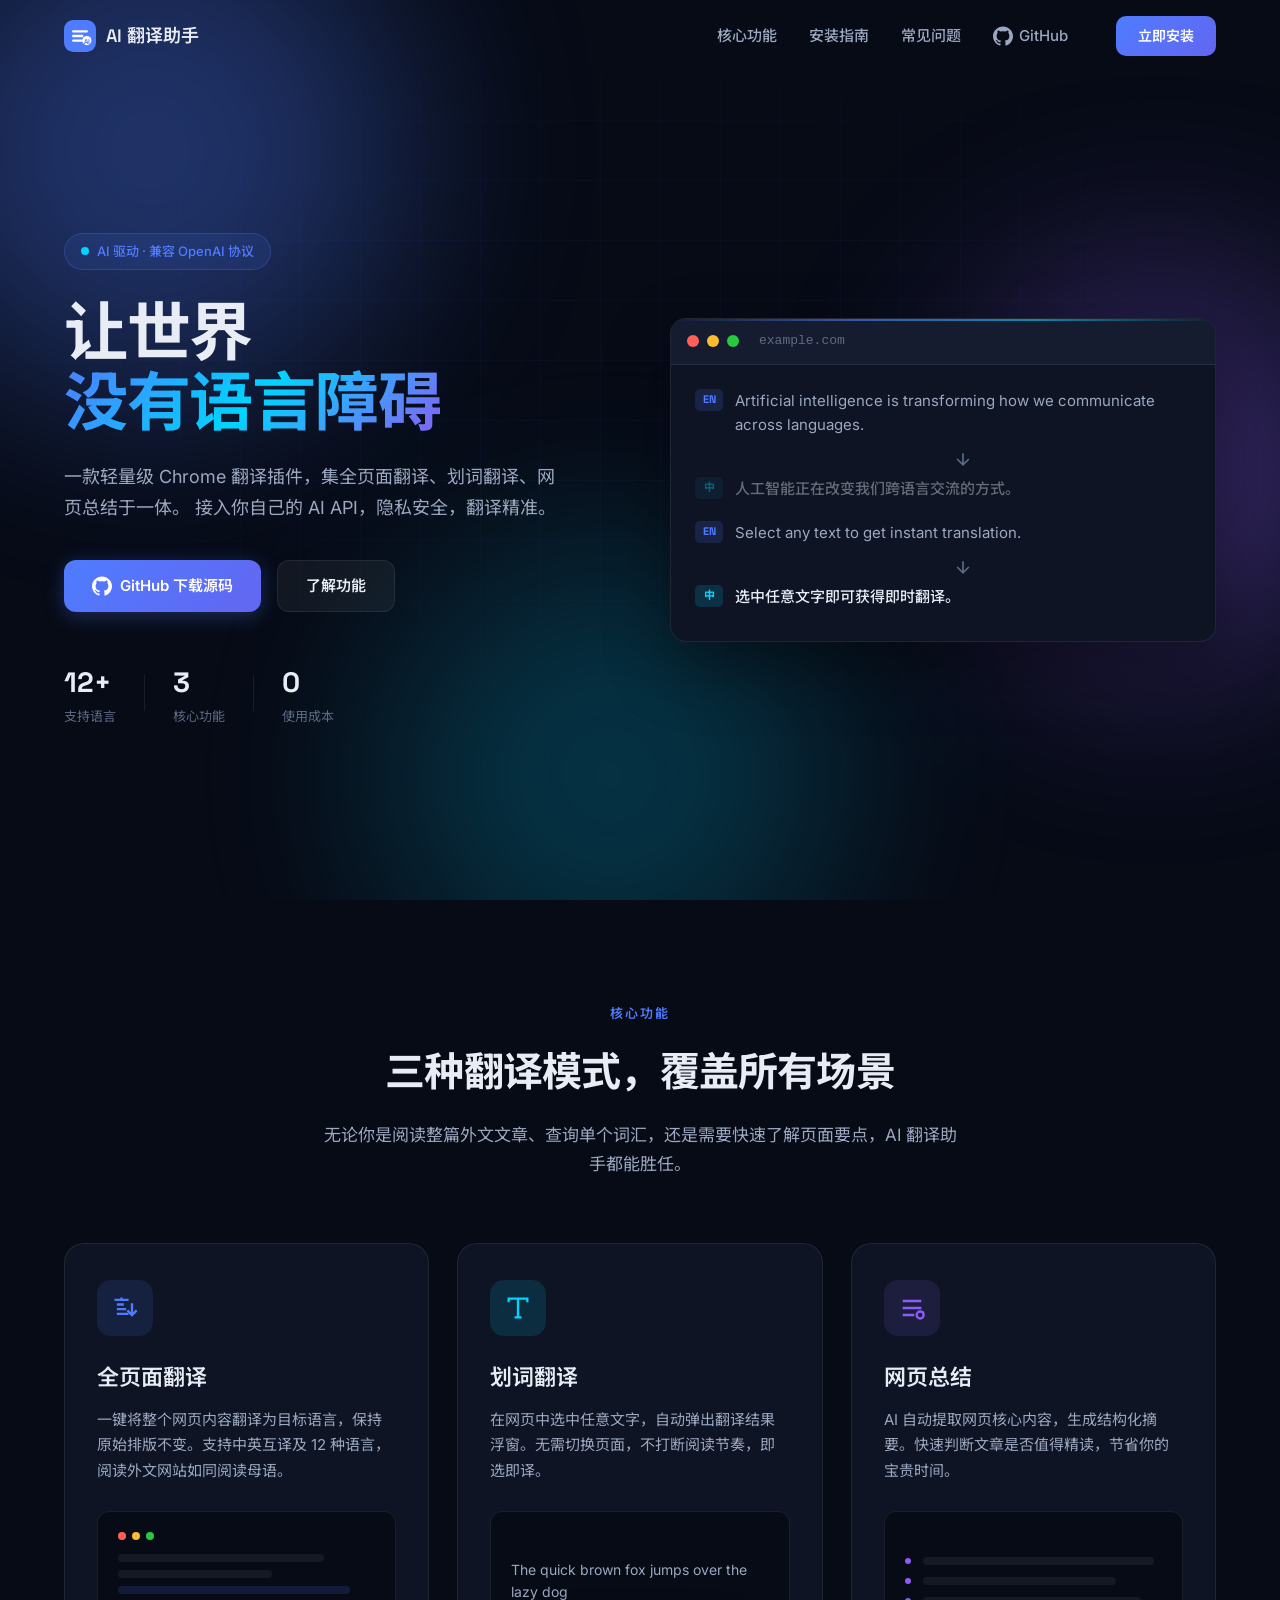
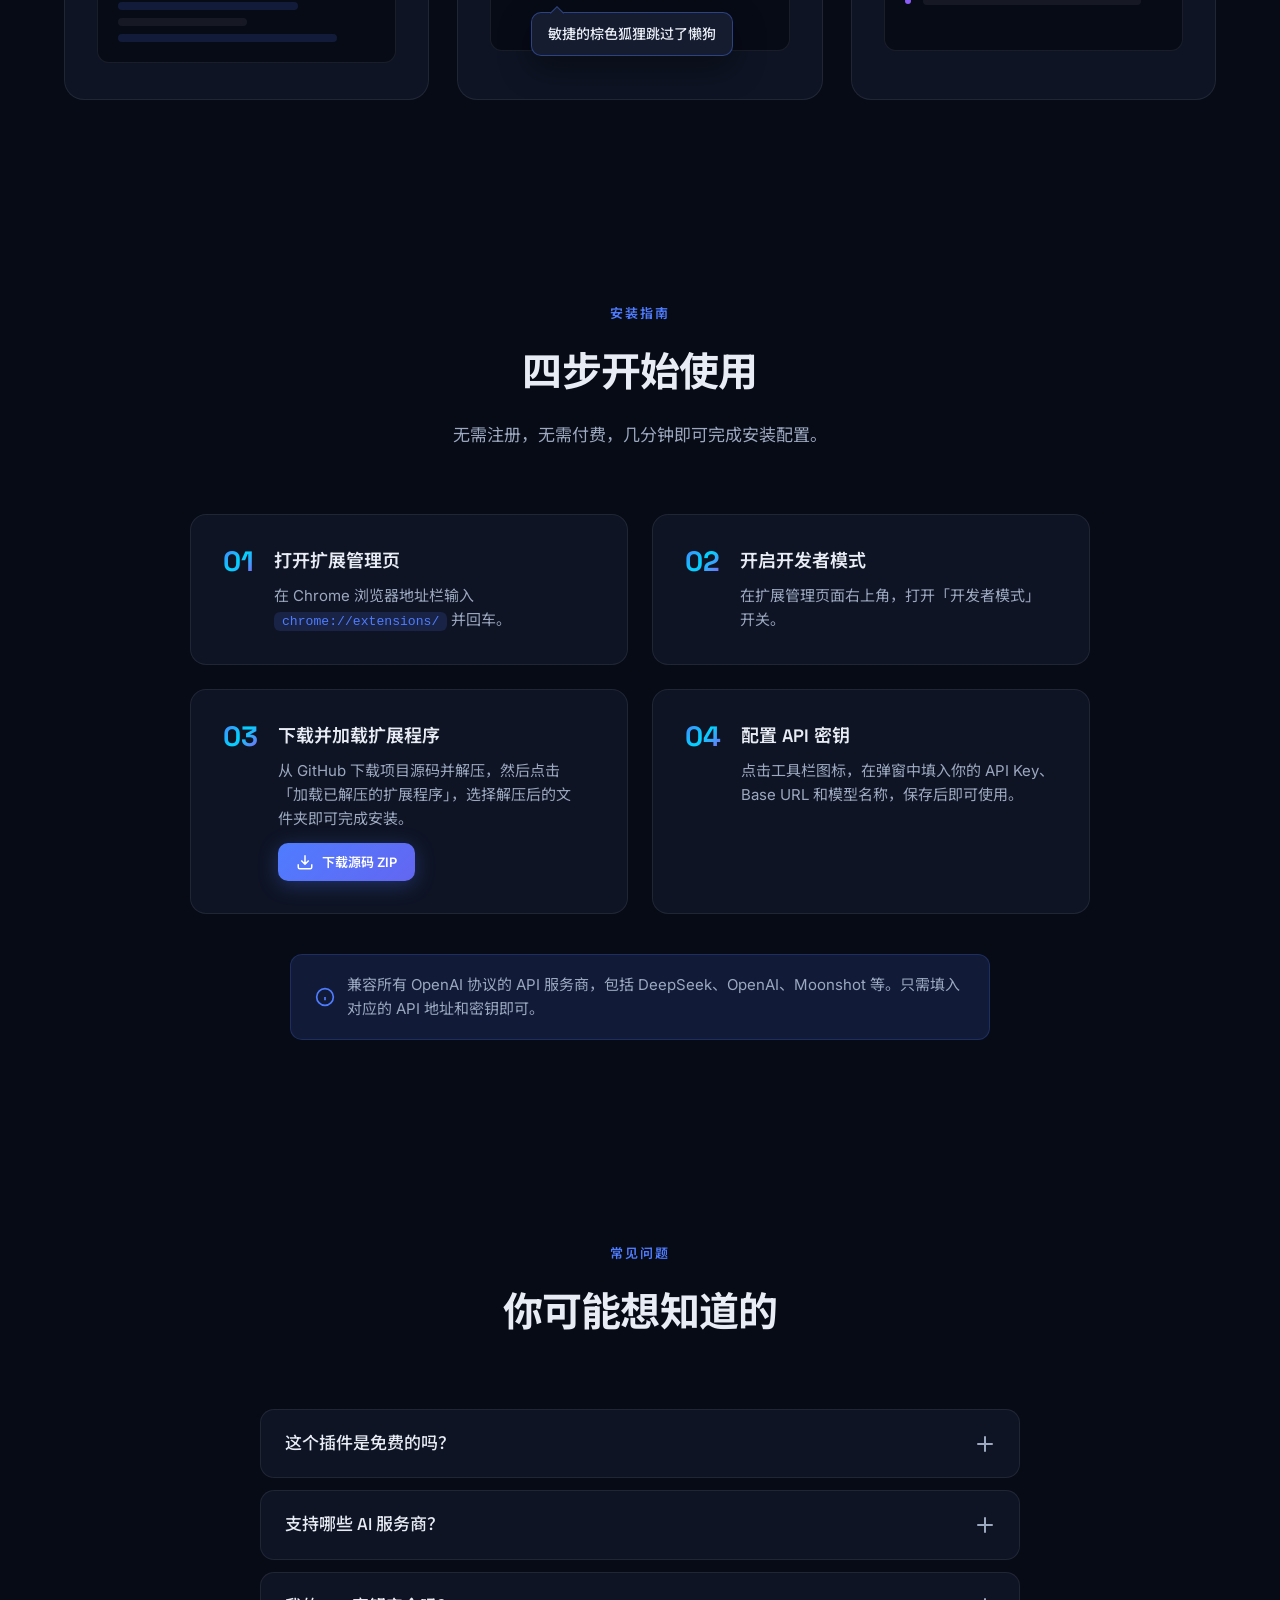
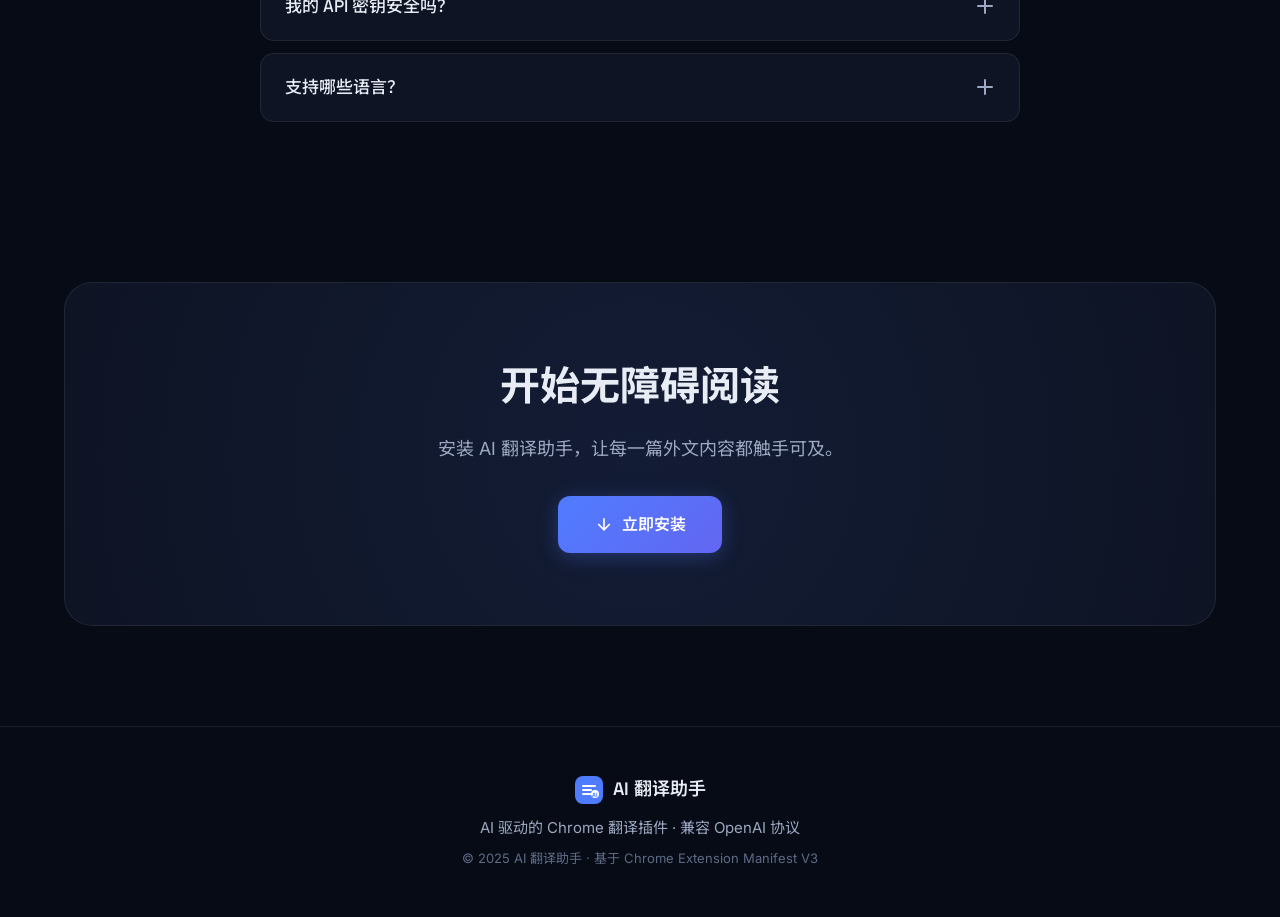
<file: docs/index.html>
<!DOCTYPE html>
<html lang="zh-CN">
<head>
  <meta charset="UTF-8">
  <meta name="viewport" content="width=device-width, initial-scale=1.0">
  <title>AI 翻译助手 — 让世界没有语言障碍</title>
  <meta name="description" content="AI 驱动的 Chrome 翻译插件，支持全页面翻译、划词翻译和网页总结。兼容 OpenAI 协议，可自定义 API 配置。">
  <link rel="preconnect" href="https://fonts.googleapis.com">
  <link rel="preconnect" href="https://fonts.gstatic.com" crossorigin>
  <link href="https://fonts.googleapis.com/css2?family=Inter:wght@400;500;600;700&family=Space+Grotesk:wght@400;500;600;700&family=Noto+Sans+SC:wght@400;500;700&display=swap" rel="stylesheet">
  <link rel="stylesheet" href="style.css">
</head>
<body>

  <!-- 背景装饰 -->
  <div class="bg-mesh" aria-hidden="true">
    <div class="mesh-orb mesh-orb-1"></div>
    <div class="mesh-orb mesh-orb-2"></div>
    <div class="mesh-orb mesh-orb-3"></div>
    <div class="bg-grid"></div>
  </div>

  <!-- 导航栏 -->
  <nav class="nav" id="nav">
    <div class="nav-inner">
      <a href="#" class="nav-logo">
        <svg width="32" height="32" viewBox="0 0 28 28" fill="none">
          <rect width="28" height="28" rx="8" fill="url(#logo-grad)"/>
          <path d="M8 10h12M8 14h8M8 18h10" stroke="white" stroke-width="2" stroke-linecap="round"/>
          <circle cx="20" cy="18" r="4" fill="#fff"/>
          <text x="20" y="21" text-anchor="middle" font-size="6" fill="#4f7cff" font-weight="bold">AI</text>
          <defs>
            <linearGradient id="logo-grad" x1="0" y1="0" x2="28" y2="28">
              <stop stop-color="#4f7cff"/>
              <stop offset="1" stop-color="#6366f1"/>
            </linearGradient>
          </defs>
        </svg>
        <span>AI 翻译助手</span>
      </a>
      <div class="nav-links">
        <a href="#features">核心功能</a>
        <a href="#install">安装指南</a>
        <a href="#faq">常见问题</a>
        <a href="https://github.com/liyupi/ai-translator-extension" target="_blank" rel="noopener" class="nav-github">
          <svg width="20" height="20" viewBox="0 0 24 24" fill="currentColor"><path d="M12 .5C5.37.5 0 5.78 0 12.29c0 5.21 3.44 9.63 8.21 11.19.6.11.82-.25.82-.56 0-.28-.01-1.02-.02-2-3.34.71-4.04-1.58-4.04-1.58-.55-1.37-1.34-1.74-1.34-1.74-1.09-.73.08-.72.08-.72 1.21.08 1.84 1.22 1.84 1.22 1.07 1.8 2.81 1.28 3.5.98.11-.76.42-1.28.76-1.57-2.67-.3-5.47-1.31-5.47-5.84 0-1.29.47-2.34 1.23-3.17-.12-.3-.53-1.51.12-3.15 0 0 1-.32 3.3 1.21a11.6 11.6 0 0 1 6 0c2.28-1.53 3.29-1.21 3.29-1.21.65 1.64.24 2.85.12 3.15.77.83 1.23 1.88 1.23 3.17 0 4.54-2.81 5.53-5.49 5.83.43.36.81 1.09.81 2.2 0 1.59-.01 2.87-.01 3.26 0 .31.21.68.83.56C20.57 21.91 24 17.5 24 12.29 24 5.78 18.63.5 12 .5z"/></svg>
          <span>GitHub</span>
        </a>
      </div>
      <a href="#install" class="nav-cta">立即安装</a>
      <button class="nav-toggle" id="navToggle" aria-label="菜单">
        <span></span><span></span><span></span>
      </button>
    </div>
    <div class="nav-mobile" id="navMobile">
      <a href="#features">核心功能</a>
      <a href="#install">安装指南</a>
      <a href="#faq">常见问题</a>
      <a href="#install" class="nav-cta">立即安装</a>
    </div>
  </nav>

  <!-- Hero -->
  <header class="hero">
    <div class="hero-content">
      <div class="hero-badge">
        <span class="pulse-dot"></span>
        <span>AI 驱动 · 兼容 OpenAI 协议</span>
      </div>
      <h1 class="hero-title">
        让世界<br>
        <span class="hero-title-accent">没有语言障碍</span>
      </h1>
      <p class="hero-subtitle">
        一款轻量级 Chrome 翻译插件，集全页面翻译、划词翻译、网页总结于一体。
        接入你自己的 AI API，隐私安全，翻译精准。
      </p>
      <div class="hero-actions">
        <a href="https://github.com/liyupi/ai-translator-extension" target="_blank" rel="noopener" class="btn btn-primary">
          <svg width="20" height="20" viewBox="0 0 24 24" fill="currentColor"><path d="M12 .5C5.37.5 0 5.78 0 12.29c0 5.21 3.44 9.63 8.21 11.19.6.11.82-.25.82-.56 0-.28-.01-1.02-.02-2-3.34.71-4.04-1.58-4.04-1.58-.55-1.37-1.34-1.74-1.34-1.74-1.09-.73.08-.72.08-.72 1.21.08 1.84 1.22 1.84 1.22 1.07 1.8 2.81 1.28 3.5.98.11-.76.42-1.28.76-1.57-2.67-.3-5.47-1.31-5.47-5.84 0-1.29.47-2.34 1.23-3.17-.12-.3-.53-1.51.12-3.15 0 0 1-.32 3.3 1.21a11.6 11.6 0 0 1 6 0c2.28-1.53 3.29-1.21 3.29-1.21.65 1.64.24 2.85.12 3.15.77.83 1.23 1.88 1.23 3.17 0 4.54-2.81 5.53-5.49 5.83.43.36.81 1.09.81 2.2 0 1.59-.01 2.87-.01 3.26 0 .31.21.68.83.56C20.57 21.91 24 17.5 24 12.29 24 5.78 18.63.5 12 .5z"/></svg>
          GitHub 下载源码
        </a>
        <a href="#features" class="btn btn-ghost">了解功能</a>
      </div>
      <div class="hero-stats">
        <div class="stat">
          <div class="stat-num">12+</div>
          <div class="stat-label">支持语言</div>
        </div>
        <div class="stat-divider"></div>
        <div class="stat">
          <div class="stat-num">3</div>
          <div class="stat-label">核心功能</div>
        </div>
        <div class="stat-divider"></div>
        <div class="stat">
          <div class="stat-num">0</div>
          <div class="stat-label">使用成本</div>
        </div>
      </div>
    </div>

    <!-- Hero 可视化：翻译演示卡片 -->
    <div class="hero-visual">
      <div class="demo-card">
        <div class="demo-card-bar">
          <span class="dot dot-red"></span>
          <span class="dot dot-yellow"></span>
          <span class="dot dot-green"></span>
          <span class="demo-card-url">example.com</span>
        </div>
        <div class="demo-card-body">
          <div class="demo-line demo-line-original">
            <span class="demo-lang-tag">EN</span>
            <span class="demo-text">Artificial intelligence is transforming how we communicate across languages.</span>
          </div>
          <div class="demo-arrow">
            <svg width="20" height="20" viewBox="0 0 24 24" fill="none" stroke="currentColor" stroke-width="2"><path d="M12 5v14M5 12l7 7 7-7"/></svg>
          </div>
          <div class="demo-line demo-line-translated">
            <span class="demo-lang-tag demo-lang-tag-zh">中</span>
            <span class="demo-text demo-text-translated">人工智能正在改变我们跨语言交流的方式。</span>
          </div>
          <div class="demo-line demo-line-original" style="margin-top:20px;">
            <span class="demo-lang-tag">EN</span>
            <span class="demo-text">Select any text to get instant translation.</span>
          </div>
          <div class="demo-arrow">
            <svg width="20" height="20" viewBox="0 0 24 24" fill="none" stroke="currentColor" stroke-width="2"><path d="M12 5v14M5 12l7 7 7-7"/></svg>
          </div>
          <div class="demo-line demo-line-translated">
            <span class="demo-lang-tag demo-lang-tag-zh">中</span>
            <span class="demo-text demo-text-translated">选中任意文字即可获得即时翻译。</span>
          </div>
        </div>
        <div class="demo-scan-line"></div>
      </div>
    </div>
  </header>

  <!-- 核心功能 -->
  <section class="section" id="features">
    <div class="section-header">
      <div class="section-eyebrow">核心功能</div>
      <h2 class="section-title">三种翻译模式，覆盖所有场景</h2>
      <p class="section-desc">无论你是阅读整篇外文文章、查询单个词汇，还是需要快速了解页面要点，AI 翻译助手都能胜任。</p>
    </div>

    <div class="features-grid">

      <!-- 全页面翻译 -->
      <article class="feature-card" data-reveal>
        <div class="feature-icon feature-icon-blue">
          <svg width="28" height="28" viewBox="0 0 24 24" fill="none" stroke="currentColor" stroke-width="2">
            <path d="M3 5h12M9 3v2M5 9h6M5 13h8M5 17h10"/>
            <path d="M14 14l4 4 4-4M18 8v10"/>
          </svg>
        </div>
        <h3 class="feature-title">全页面翻译</h3>
        <p class="feature-desc">一键将整个网页内容翻译为目标语言，保持原始排版不变。支持中英互译及 12 种语言，阅读外文网站如同阅读母语。</p>
        <div class="feature-preview">
          <div class="preview-browser">
            <div class="preview-browser-bar">
              <span class="dot dot-red"></span>
              <span class="dot dot-yellow"></span>
              <span class="dot dot-green"></span>
            </div>
            <div class="preview-browser-body">
              <div class="preview-line w-80"></div>
              <div class="preview-line w-60"></div>
              <div class="preview-line w-90 translate-flash"></div>
              <div class="preview-line w-70 translate-flash" style="animation-delay:.3s"></div>
              <div class="preview-line w-50"></div>
              <div class="preview-line w-85 translate-flash" style="animation-delay:.6s"></div>
            </div>
          </div>
        </div>
      </article>

      <!-- 划词翻译 -->
      <article class="feature-card" data-reveal>
        <div class="feature-icon feature-icon-cyan">
          <svg width="28" height="28" viewBox="0 0 24 24" fill="none" stroke="currentColor" stroke-width="2">
            <path d="M4 7V4h16v3M9 20h6M12 4v16"/>
          </svg>
        </div>
        <h3 class="feature-title">划词翻译</h3>
        <p class="feature-desc">在网页中选中任意文字，自动弹出翻译结果浮窗。无需切换页面，不打断阅读节奏，即选即译。</p>
        <div class="feature-preview">
          <div class="preview-selection">
            <div class="preview-text">
              The quick brown fox jumps over the lazy dog
            </div>
            <div class="preview-popup">
              <div class="preview-popup-arrow"></div>
              <div class="preview-popup-content">敏捷的棕色狐狸跳过了懒狗</div>
            </div>
          </div>
        </div>
      </article>

      <!-- 网页总结 -->
      <article class="feature-card" data-reveal>
        <div class="feature-icon feature-icon-purple">
          <svg width="28" height="28" viewBox="0 0 24 24" fill="none" stroke="currentColor" stroke-width="2">
            <path d="M4 6h16M4 12h16M4 18h10"/>
            <circle cx="19" cy="18" r="3"/>
            <path d="M21 16l1-1"/>
          </svg>
        </div>
        <h3 class="feature-title">网页总结</h3>
        <p class="feature-desc">AI 自动提取网页核心内容，生成结构化摘要。快速判断文章是否值得精读，节省你的宝贵时间。</p>
        <div class="feature-preview">
          <div class="preview-summary">
            <div class="summary-item">
              <span class="summary-bullet"></span>
              <div class="summary-line w-90"></div>
            </div>
            <div class="summary-item">
              <span class="summary-bullet"></span>
              <div class="summary-line w-75"></div>
            </div>
            <div class="summary-item">
              <span class="summary-bullet"></span>
              <div class="summary-line w-85"></div>
            </div>
          </div>
        </div>
      </article>

    </div>
  </section>

  <!-- 安装步骤 -->
  <section class="section section-install" id="install">
    <div class="section-header">
      <div class="section-eyebrow">安装指南</div>
      <h2 class="section-title">四步开始使用</h2>
      <p class="section-desc">无需注册，无需付费，几分钟即可完成安装配置。</p>
    </div>

    <div class="steps">
      <div class="step" data-reveal>
        <div class="step-number">01</div>
        <div class="step-content">
          <h3 class="step-title">打开扩展管理页</h3>
          <p class="step-desc">在 Chrome 浏览器地址栏输入 <code>chrome://extensions/</code> 并回车。</p>
        </div>
        <div class="step-connector"></div>
      </div>

      <div class="step" data-reveal>
        <div class="step-number">02</div>
        <div class="step-content">
          <h3 class="step-title">开启开发者模式</h3>
          <p class="step-desc">在扩展管理页面右上角，打开「开发者模式」开关。</p>
        </div>
        <div class="step-connector"></div>
      </div>

      <div class="step" data-reveal>
        <div class="step-number">03</div>
        <div class="step-content">
          <h3 class="step-title">下载并加载扩展程序</h3>
          <p class="step-desc">从 GitHub 下载项目源码并解压，然后点击「加载已解压的扩展程序」，选择解压后的文件夹即可完成安装。</p>
          <a href="https://github.com/liyupi/ai-translator-extension/archive/refs/heads/main.zip" target="_blank" rel="noopener" class="btn btn-primary btn-sm" style="margin-top:12px;">
            <svg width="18" height="18" viewBox="0 0 24 24" fill="none" stroke="currentColor" stroke-width="2"><path d="M21 15v4a2 2 0 0 1-2 2H5a2 2 0 0 1-2-2v-4M7 10l5 5 5-5M12 15V3"/></svg>
            下载源码 ZIP
          </a>
        </div>
        <div class="step-connector"></div>
      </div>

      <div class="step" data-reveal>
        <div class="step-number">04</div>
        <div class="step-content">
          <h3 class="step-title">配置 API 密钥</h3>
          <p class="step-desc">点击工具栏图标，在弹窗中填入你的 API Key、Base URL 和模型名称，保存后即可使用。</p>
        </div>
      </div>
    </div>

    <div class="install-note">
      <svg width="20" height="20" viewBox="0 0 24 24" fill="none" stroke="currentColor" stroke-width="2"><circle cx="12" cy="12" r="10"/><path d="M12 16v-4M12 8h.01"/></svg>
      <span>兼容所有 OpenAI 协议的 API 服务商，包括 DeepSeek、OpenAI、Moonshot 等。只需填入对应的 API 地址和密钥即可。</span>
    </div>
  </section>

  <!-- FAQ -->
  <section class="section section-faq" id="faq">
    <div class="section-header">
      <div class="section-eyebrow">常见问题</div>
      <h2 class="section-title">你可能想知道的</h2>
    </div>

    <div class="faq-list">
      <details class="faq-item">
        <summary class="faq-question">
          <span>这个插件是免费的吗？</span>
          <span class="faq-icon"></span>
        </summary>
        <div class="faq-answer">
          <p>插件本身完全免费开源。翻译功能需要调用 AI API，因此会产生 API 调用费用，费用取决于你选择的服务商和模型。推荐使用 DeepSeek 等性价比高的服务商。</p>
        </div>
      </details>

      <details class="faq-item">
        <summary class="faq-question">
          <span>支持哪些 AI 服务商？</span>
          <span class="faq-icon"></span>
        </summary>
        <div class="faq-answer">
          <p>兼容所有 OpenAI 协议的 API 服务商，包括但不限于 OpenAI、DeepSeek、Moonshot（月之暗面）、智谱 AI、通义千问等。只需在设置中填入对应的 Base URL 和 API Key。</p>
        </div>
      </details>

      <details class="faq-item">
        <summary class="faq-question">
          <span>我的 API 密钥安全吗？</span>
          <span class="faq-icon"></span>
        </summary>
        <div class="faq-answer">
          <p>API 密钥仅存储在你本地浏览器的 chrome.storage 中，不会上传到任何服务器。所有翻译请求直接从你的浏览器发送到 AI 服务商，不经过第三方中转。</p>
        </div>
      </details>

      <details class="faq-item">
        <summary class="faq-question">
          <span>支持哪些语言？</span>
          <span class="faq-icon"></span>
        </summary>
        <div class="faq-answer">
          <p>支持中文、英文、日文、韩文、法文、德文、西班牙文、俄文、阿拉伯文、意大利文、葡萄牙文等 12 种语言互译，也支持自动检测源语言。</p>
        </div>
      </details>
    </div>
  </section>

  <!-- CTA -->
  <section class="cta-section">
    <div class="cta-content">
      <h2 class="cta-title">开始无障碍阅读</h2>
      <p class="cta-desc">安装 AI 翻译助手，让每一篇外文内容都触手可及。</p>
      <a href="#install" class="btn btn-primary btn-lg">
        <svg width="20" height="20" viewBox="0 0 24 24" fill="none" stroke="currentColor" stroke-width="2"><path d="M12 5v14M5 12l7 7 7-7"/></svg>
        立即安装
      </a>
    </div>
  </section>

  <!-- Footer -->
  <footer class="footer">
    <div class="footer-inner">
      <div class="footer-brand">
        <svg width="28" height="28" viewBox="0 0 28 28" fill="none">
          <rect width="28" height="28" rx="8" fill="#4f7cff"/>
          <path d="M8 10h12M8 14h8M8 18h10" stroke="white" stroke-width="2" stroke-linecap="round"/>
          <circle cx="20" cy="18" r="4" fill="#fff"/>
          <text x="20" y="21" text-anchor="middle" font-size="6" fill="#4f7cff" font-weight="bold">AI</text>
        </svg>
        <span>AI 翻译助手</span>
      </div>
      <p class="footer-text">AI 驱动的 Chrome 翻译插件 · 兼容 OpenAI 协议</p>
      <p class="footer-copy">© 2025 AI 翻译助手 · 基于 Chrome Extension Manifest V3</p>
    </div>
  </footer>

  <script src="script.js"></script>
</body>
</html>
</file>
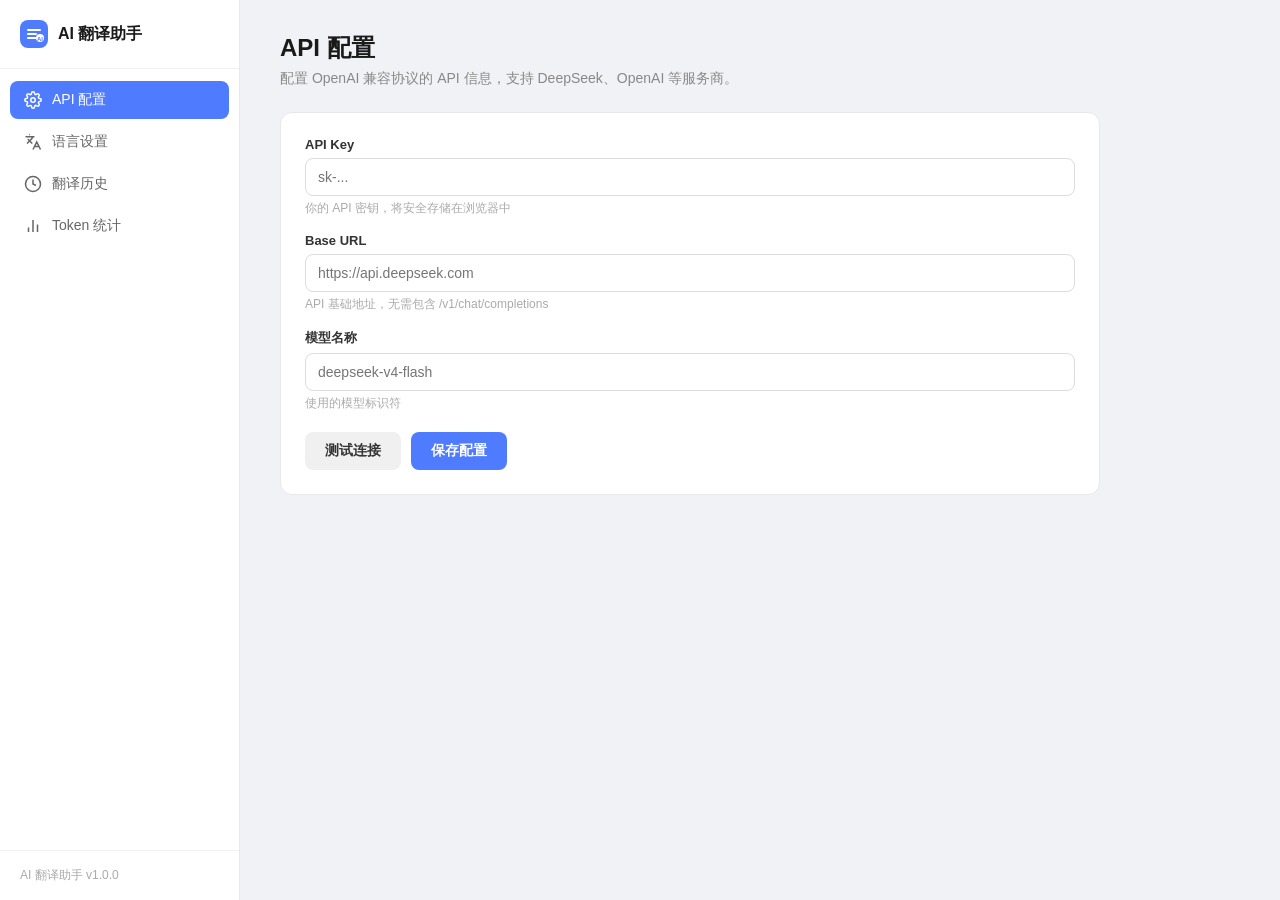
<file: options/options.html>
<!DOCTYPE html>
<html lang="zh-CN">
<head>
  <meta charset="UTF-8">
  <meta name="viewport" content="width=device-width, initial-scale=1.0">
  <title>AI 翻译助手 - 管理面板</title>
  <link rel="stylesheet" href="options.css">
</head>
<body>
  <div class="app">
    <!-- 侧边栏 -->
    <aside class="sidebar">
      <div class="sidebar-logo">
        <svg width="28" height="28" viewBox="0 0 28 28" fill="none">
          <rect width="28" height="28" rx="8" fill="#4f7cff"/>
          <path d="M8 10h12M8 14h8M8 18h10" stroke="white" stroke-width="2" stroke-linecap="round"/>
          <circle cx="20" cy="18" r="4" fill="#fff"/>
          <text x="20" y="21" text-anchor="middle" font-size="6" fill="#4f7cff" font-weight="bold">AI</text>
        </svg>
        <span>AI 翻译助手</span>
      </div>

      <nav class="nav">
        <button class="nav-item active" data-tab="config">
          <svg width="18" height="18" viewBox="0 0 24 24" fill="none" stroke="currentColor" stroke-width="2"><circle cx="12" cy="12" r="3"/><path d="M19.4 15a1.65 1.65 0 0 0 .33 1.82l.06.06a2 2 0 1 1-2.83 2.83l-.06-.06a1.65 1.65 0 0 0-1.82-.33 1.65 1.65 0 0 0-1 1.51V21a2 2 0 0 1-4 0v-.09A1.65 1.65 0 0 0 9 19.4a1.65 1.65 0 0 0-1.82.33l-.06.06a2 2 0 1 1-2.83-2.83l.06-.06a1.65 1.65 0 0 0 .33-1.82 1.65 1.65 0 0 0-1.51-1H3a2 2 0 0 1 0-4h.09A1.65 1.65 0 0 0 4.6 9a1.65 1.65 0 0 0-.33-1.82l-.06-.06a2 2 0 1 1 2.83-2.83l.06.06a1.65 1.65 0 0 0 1.82.33H9a1.65 1.65 0 0 0 1-1.51V3a2 2 0 0 1 4 0v.09a1.65 1.65 0 0 0 1 1.51 1.65 1.65 0 0 0 1.82-.33l.06-.06a2 2 0 1 1 2.83 2.83l-.06.06a1.65 1.65 0 0 0-.33 1.82V9a1.65 1.65 0 0 0 1.51 1H21a2 2 0 0 1 0 4h-.09a1.65 1.65 0 0 0-1.51 1z"/></svg>
          <span>API 配置</span>
        </button>
        <button class="nav-item" data-tab="language">
          <svg width="18" height="18" viewBox="0 0 24 24" fill="none" stroke="currentColor" stroke-width="2"><path d="M5 8l6 6M4 14l6-6 2-3M2 5h12M7 2h1M22 22l-5-10-5 10M14 18h6"/></svg>
          <span>语言设置</span>
        </button>
        <button class="nav-item" data-tab="history">
          <svg width="18" height="18" viewBox="0 0 24 24" fill="none" stroke="currentColor" stroke-width="2"><circle cx="12" cy="12" r="10"/><polyline points="12 6 12 12 16 14"/></svg>
          <span>翻译历史</span>
        </button>
        <button class="nav-item" data-tab="stats">
          <svg width="18" height="18" viewBox="0 0 24 24" fill="none" stroke="currentColor" stroke-width="2"><path d="M18 20V10M12 20V4M6 20v-6"/></svg>
          <span>Token 统计</span>
        </button>
      </nav>

      <div class="sidebar-footer">
        <span>AI 翻译助手 v1.0.0</span>
      </div>
    </aside>

    <!-- 主内容区 -->
    <main class="main">
      <!-- API 配置 -->
      <section class="tab-content active" id="tab-config">
        <h1 class="page-title">API 配置</h1>
        <p class="page-desc">配置 OpenAI 兼容协议的 API 信息，支持 DeepSeek、OpenAI 等服务商。</p>

        <div class="card">
          <div class="form-group">
            <label>API Key</label>
            <input type="password" id="opt-apiKey" placeholder="sk-..." autocomplete="off">
            <span class="form-hint">你的 API 密钥，将安全存储在浏览器中</span>
          </div>
          <div class="form-group">
            <label>Base URL</label>
            <input type="text" id="opt-baseUrl" placeholder="https://api.deepseek.com" autocomplete="off">
            <span class="form-hint">API 基础地址，无需包含 /v1/chat/completions</span>
          </div>
          <div class="form-group">
            <label>模型名称</label>
            <input type="text" id="opt-model" placeholder="deepseek-v4-flash" autocomplete="off">
            <span class="form-hint">使用的模型标识符</span>
          </div>
          <div class="form-actions">
            <button class="btn btn-secondary" id="opt-testBtn">测试连接</button>
            <button class="btn btn-primary" id="opt-saveBtn">保存配置</button>
          </div>
        </div>
      </section>

      <!-- 语言设置 -->
      <section class="tab-content" id="tab-language">
        <h1 class="page-title">语言设置</h1>
        <p class="page-desc">设置翻译的源语言和目标语言，选择"自动检测"将自动判断文本语言。</p>

        <div class="card">
          <div class="lang-row">
            <div class="form-group flex-1">
              <label>源语言</label>
              <select id="opt-sourceLanguage">
                <option value="auto">自动检测</option>
                <option value="zh">中文</option>
                <option value="en">英文</option>
                <option value="ja">日文</option>
                <option value="ko">韩文</option>
                <option value="fr">法文</option>
                <option value="de">德文</option>
                <option value="es">西班牙文</option>
                <option value="ru">俄文</option>
                <option value="ar">阿拉伯文</option>
                <option value="it">意大利文</option>
                <option value="pt">葡萄牙文</option>
              </select>
            </div>
            <div class="lang-swap">
              <button id="langSwapBtn" title="交换语言">
                <svg width="20" height="20" viewBox="0 0 24 24" fill="none" stroke="currentColor" stroke-width="2"><path d="M16 3l4 4-4 4M20 7H4M8 21l-4-4 4-4M4 17h16"/></svg>
              </button>
            </div>
            <div class="form-group flex-1">
              <label>目标语言</label>
              <select id="opt-targetLanguage">
                <option value="auto">自动检测（中英互译）</option>
                <option value="zh">中文</option>
                <option value="en">英文</option>
                <option value="ja">日文</option>
                <option value="ko">韩文</option>
                <option value="fr">法文</option>
                <option value="de">德文</option>
                <option value="es">西班牙文</option>
                <option value="ru">俄文</option>
                <option value="ar">阿拉伯文</option>
                <option value="it">意大利文</option>
                <option value="pt">葡萄牙文</option>
              </select>
            </div>
          </div>
          <div class="form-actions">
            <button class="btn btn-primary" id="lang-saveBtn">保存语言设置</button>
          </div>
        </div>

        <div class="card info-card">
          <div class="info-icon">💡</div>
          <div>
            <strong>使用提示</strong>
            <ul>
              <li>源语言和目标语言都设为"自动检测"时，将自动进行中英互译</li>
              <li>指定源语言可以提高翻译准确性和速度</li>
              <li>点击中间的交换按钮可以快速交换源语言和目标语言</li>
            </ul>
          </div>
        </div>
      </section>

      <!-- 翻译历史 -->
      <section class="tab-content" id="tab-history">
        <h1 class="page-title">翻译历史</h1>
        <p class="page-desc">查看最近的翻译记录，最多保存 500 条。</p>

        <div class="history-toolbar">
          <select id="history-filter">
            <option value="all">全部类型</option>
            <option value="selection">划词翻译</option>
            <option value="page">全页面翻译</option>
            <option value="summary">网页总结</option>
          </select>
          <button class="btn btn-danger-outline" id="clearHistoryBtn">清空历史</button>
        </div>

        <div class="history-list" id="historyList">
          <div class="empty-state">暂无翻译记录</div>
        </div>

        <div class="pagination" id="historyPagination" style="display:none;">
          <button class="btn btn-secondary" id="prevPageBtn">上一页</button>
          <span id="pageInfo">第 1 页</span>
          <button class="btn btn-secondary" id="nextPageBtn">下一页</button>
        </div>
      </section>

      <!-- Token 统计 -->
      <section class="tab-content" id="tab-stats">
        <h1 class="page-title">Token 消耗统计</h1>
        <p class="page-desc">查看 API 调用的 Token 使用情况。</p>

        <div class="stats-grid">
          <div class="stat-card">
            <div class="stat-icon stat-icon-blue">
              <svg width="24" height="24" viewBox="0 0 24 24" fill="none" stroke="currentColor" stroke-width="2"><path d="M21 16V8a2 2 0 0 0-1-1.73l-7-4a2 2 0 0 0-2 0l-7 4A2 2 0 0 0 3 8v8a2 2 0 0 0 1 1.73l7 4a2 2 0 0 0 2 0l7-4A2 2 0 0 0 21 16z"/></svg>
            </div>
            <div class="stat-info">
              <div class="stat-value" id="stat-total-tokens">0</div>
              <div class="stat-label">总 Token 消耗</div>
            </div>
          </div>
          <div class="stat-card">
            <div class="stat-icon stat-icon-green">
              <svg width="24" height="24" viewBox="0 0 24 24" fill="none" stroke="currentColor" stroke-width="2"><polyline points="22 12 18 12 15 21 9 3 6 12 2 12"/></svg>
            </div>
            <div class="stat-info">
              <div class="stat-value" id="stat-total-calls">0</div>
              <div class="stat-label">API 调用次数</div>
            </div>
          </div>
          <div class="stat-card">
            <div class="stat-icon stat-icon-orange">
              <svg width="24" height="24" viewBox="0 0 24 24" fill="none" stroke="currentColor" stroke-width="2"><path d="M14 2H6a2 2 0 0 0-2 2v16a2 2 0 0 0 2 2h12a2 2 0 0 0 2-2V8z"/><polyline points="14 2 14 8 20 8"/></svg>
            </div>
            <div class="stat-info">
              <div class="stat-value" id="stat-prompt-tokens">0</div>
              <div class="stat-label">输入 Token</div>
            </div>
          </div>
          <div class="stat-card">
            <div class="stat-icon stat-icon-purple">
              <svg width="24" height="24" viewBox="0 0 24 24" fill="none" stroke="currentColor" stroke-width="2"><path d="M14 2H6a2 2 0 0 0-2 2v16a2 2 0 0 0 2 2h12a2 2 0 0 0 2-2V8z"/><polyline points="14 2 14 8 20 8"/><line x1="9" y1="15" x2="15" y2="15"/></svg>
            </div>
            <div class="stat-info">
              <div class="stat-value" id="stat-completion-tokens">0</div>
              <div class="stat-label">输出 Token</div>
            </div>
          </div>
        </div>

        <div class="card">
          <h2 class="card-title">按功能分类统计</h2>
          <div class="stats-by-type" id="statsByType">
            <div class="empty-state">暂无统计数据</div>
          </div>
        </div>

        <div class="form-actions" style="margin-top:16px;">
          <button class="btn btn-danger-outline" id="clearStatsBtn">清空统计数据</button>
        </div>
      </section>
    </main>
  </div>

  <!-- Toast -->
  <div class="toast" id="toast"></div>

  <script src="options.js"></script>
</body>
</html>
</file>
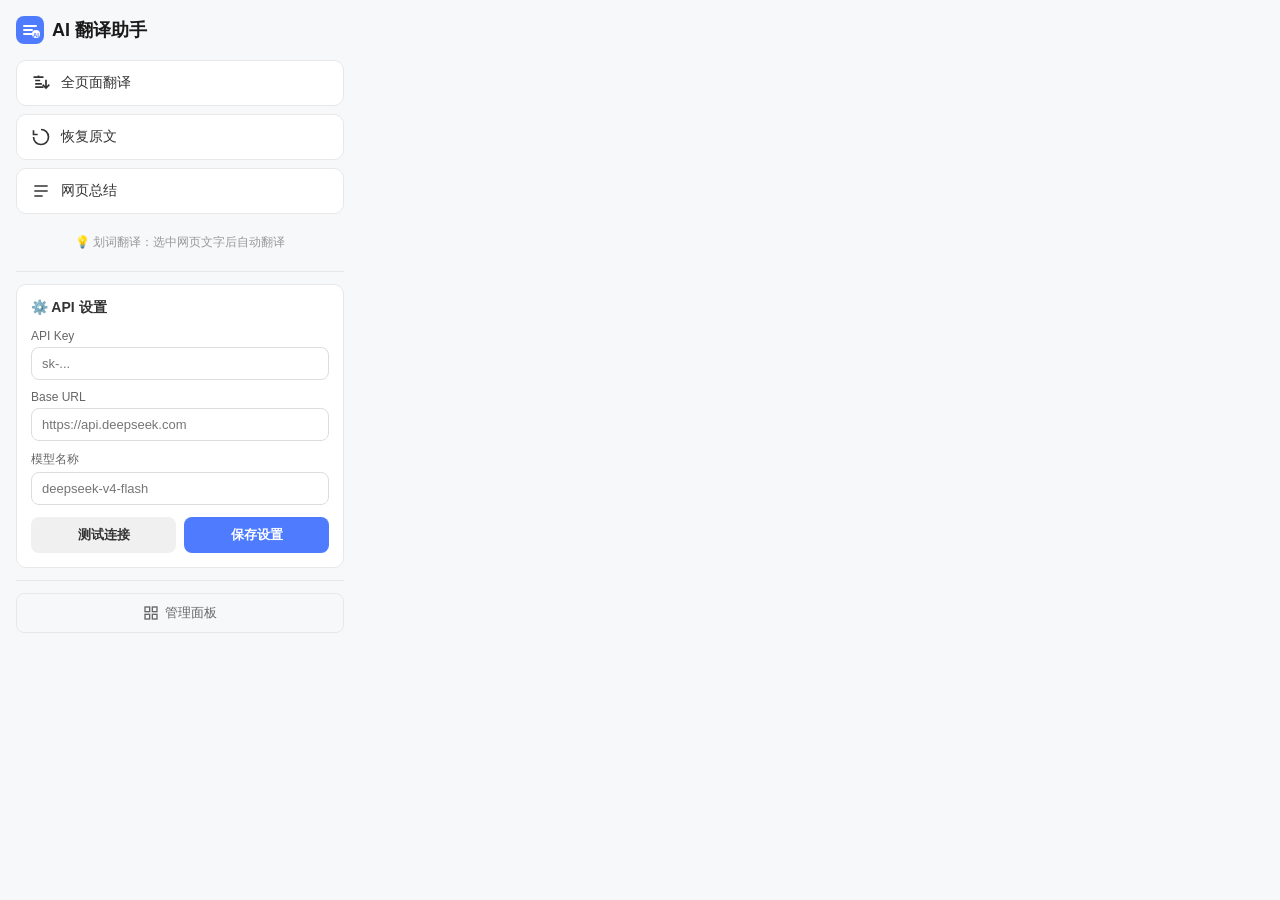
<file: popup/popup.html>
<!DOCTYPE html>
<html lang="zh-CN">
<head>
  <meta charset="UTF-8">
  <meta name="viewport" content="width=device-width, initial-scale=1.0">
  <title>AI 翻译助手</title>
  <link rel="stylesheet" href="popup.css">
</head>
<body>
  <div class="container">
    <!-- 标题 -->
    <div class="header">
      <div class="logo">
        <svg width="28" height="28" viewBox="0 0 28 28" fill="none">
          <rect width="28" height="28" rx="8" fill="#4f7cff"/>
          <path d="M8 10h12M8 14h8M8 18h10" stroke="white" stroke-width="2" stroke-linecap="round"/>
          <circle cx="20" cy="18" r="4" fill="#fff"/>
          <text x="20" y="21" text-anchor="middle" font-size="6" fill="#4f7cff" font-weight="bold">AI</text>
        </svg>
        <span>AI 翻译助手</span>
      </div>
    </div>

    <!-- 功能按钮区 -->
    <div class="actions" id="actionsSection">
      <button class="action-btn" id="translatePageBtn">
        <svg width="20" height="20" viewBox="0 0 24 24" fill="none" stroke="currentColor" stroke-width="2">
          <path d="M3 5h12M9 3v2M5 9h6M5 13h8M5 17h10"/>
          <path d="M14 14l4 4 4-4M18 8v10"/>
        </svg>
        <span>全页面翻译</span>
      </button>
      <button class="action-btn" id="restoreBtn">
        <svg width="20" height="20" viewBox="0 0 24 24" fill="none" stroke="currentColor" stroke-width="2">
          <path d="M3 12a9 9 0 1 0 9-9M3 4v5h5"/>
        </svg>
        <span>恢复原文</span>
      </button>
      <button class="action-btn" id="summarizeBtn">
        <svg width="20" height="20" viewBox="0 0 24 24" fill="none" stroke="currentColor" stroke-width="2">
          <path d="M4 6h16M4 12h16M4 18h10"/>
        </svg>
        <span>网页总结</span>
      </button>
    </div>

    <!-- 划词翻译提示 -->
    <div class="tip">
      <span>💡 划词翻译：选中网页文字后自动翻译</span>
    </div>

    <!-- 分割线 -->
    <div class="divider"></div>

    <!-- 设置区 -->
    <div class="settings">
      <div class="setting-title">⚙️ API 设置</div>

      <div class="setting-group">
        <label for="apiKey">API Key</label>
        <input type="password" id="apiKey" placeholder="sk-..." autocomplete="off">
      </div>

      <div class="setting-group">
        <label for="baseUrl">Base URL</label>
        <input type="text" id="baseUrl" placeholder="https://api.deepseek.com" autocomplete="off">
      </div>

      <div class="setting-group">
        <label for="model">模型名称</label>
        <input type="text" id="model" placeholder="deepseek-v4-flash" autocomplete="off">
      </div>

      <div class="setting-actions">
        <button class="btn-secondary" id="testBtn">测试连接</button>
        <button class="btn-primary" id="saveBtn">保存设置</button>
      </div>
    </div>

    <!-- 管理面板入口 -->
    <div class="divider"></div>
    <button class="manage-btn" id="manageBtn">
      <svg width="16" height="16" viewBox="0 0 24 24" fill="none" stroke="currentColor" stroke-width="2">
        <rect x="3" y="3" width="7" height="7"/><rect x="14" y="3" width="7" height="7"/>
        <rect x="3" y="14" width="7" height="7"/><rect x="14" y="14" width="7" height="7"/>
      </svg>
      <span>管理面板</span>
    </button>

    <!-- 状态提示 -->
    <div class="toast" id="toast"></div>
  </div>

  <script src="popup.js"></script>
</body>
</html>
</file>
<file: docs/style.css>
/* ============================================
   AI 翻译助手 — 宣传网站样式
   设计方向：深空科技感，玻璃拟态，渐变光晕
   ============================================ */

/* ---------- 重置与变量 ---------- */
*, *::before, *::after {
  margin: 0;
  padding: 0;
  box-sizing: border-box;
}

:root {
  /* 色彩系统 */
  --bg-base: #070b16;
  --bg-surface: #0e1424;
  --bg-elevated: #151c30;
  --border: rgba(255, 255, 255, 0.08);
  --border-hover: rgba(79, 124, 255, 0.4);

  --text-primary: #e8ecf4;
  --text-secondary: #9ba8c0;
  --text-muted: #5d6b85;

  --accent-blue: #4f7cff;
  --accent-blue-soft: rgba(79, 124, 255, 0.15);
  --accent-cyan: #00d4ff;
  --accent-purple: #8b5cf6;
  --accent-purple-soft: rgba(139, 92, 246, 0.15);

  --gradient-primary: linear-gradient(135deg, #4f7cff 0%, #6366f1 100%);
  --gradient-accent: linear-gradient(135deg, #00d4ff 0%, #4f7cff 100%);
  --gradient-text: linear-gradient(135deg, #4f7cff 0%, #00d4ff 50%, #8b5cf6 100%);

  /* 字体 */
  --font-display: 'Space Grotesk', 'Noto Sans SC', sans-serif;
  --font-body: 'Inter', 'Noto Sans SC', sans-serif;

  /* 间距 */
  --max-width: 1200px;
  --section-pad: 100px;
}

html {
  scroll-behavior: smooth;
  font-size: 16px;
}

body {
  font-family: var(--font-body);
  background: var(--bg-base);
  color: var(--text-primary);
  line-height: 1.6;
  overflow-x: hidden;
  -webkit-font-smoothing: antialiased;
}

a { color: inherit; text-decoration: none; }
code {
  font-family: 'SF Mono', 'Fira Code', monospace;
  background: var(--accent-blue-soft);
  color: var(--accent-blue);
  padding: 2px 8px;
  border-radius: 6px;
  font-size: 0.875em;
}

/* ---------- 背景装饰 ---------- */
.bg-mesh {
  position: fixed;
  inset: 0;
  z-index: 0;
  overflow: hidden;
  pointer-events: none;
}

.mesh-orb {
  position: absolute;
  border-radius: 50%;
  filter: blur(100px);
  opacity: 0.35;
  animation: orb-float 20s ease-in-out infinite;
}

.mesh-orb-1 {
  width: 500px; height: 500px;
  background: #4f7cff;
  top: -100px; left: -100px;
}

.mesh-orb-2 {
  width: 400px; height: 400px;
  background: #8b5cf6;
  top: 30%; right: -80px;
  animation-delay: -5s;
}

.mesh-orb-3 {
  width: 450px; height: 450px;
  background: #00d4ff;
  bottom: -100px; left: 30%;
  animation-delay: -10s;
  opacity: 0.2;
}

@keyframes orb-float {
  0%, 100% { transform: translate(0, 0) scale(1); }
  33% { transform: translate(40px, -30px) scale(1.05); }
  66% { transform: translate(-30px, 40px) scale(0.95); }
}

.bg-grid {
  position: absolute;
  inset: 0;
  background-image:
    linear-gradient(rgba(79, 124, 255, 0.04) 1px, transparent 1px),
    linear-gradient(90deg, rgba(79, 124, 255, 0.04) 1px, transparent 1px);
  background-size: 60px 60px;
  mask-image: radial-gradient(ellipse 80% 60% at 50% 40%, black 30%, transparent 80%);
  -webkit-mask-image: radial-gradient(ellipse 80% 60% at 50% 40%, black 30%, transparent 80%);
}

/* ---------- 导航栏 ---------- */
.nav {
  position: fixed;
  top: 0; left: 0; right: 0;
  z-index: 100;
  padding: 16px 0;
  transition: all 0.3s ease;
}

.nav.scrolled {
  background: rgba(7, 11, 22, 0.85);
  backdrop-filter: blur(20px);
  -webkit-backdrop-filter: blur(20px);
  border-bottom: 1px solid var(--border);
  padding: 12px 0;
}

.nav-inner {
  max-width: var(--max-width);
  margin: 0 auto;
  padding: 0 24px;
  display: flex;
  align-items: center;
  justify-content: space-between;
  gap: 24px;
}

.nav-logo {
  display: flex;
  align-items: center;
  gap: 10px;
  font-family: var(--font-display);
  font-weight: 600;
  font-size: 1.125rem;
  white-space: nowrap;
}

.nav-links {
  display: flex;
  gap: 32px;
  margin-left: auto;
  margin-right: 24px;
}

.nav-links a {
  color: var(--text-secondary);
  font-size: 0.9375rem;
  font-weight: 500;
  transition: color 0.2s;
  position: relative;
}

.nav-links a::after {
  content: '';
  position: absolute;
  bottom: -4px; left: 0;
  width: 0; height: 2px;
  background: var(--accent-blue);
  transition: width 0.3s;
}

.nav-links a:hover { color: var(--text-primary); }
.nav-links a:hover::after { width: 100%; }

.nav-github {
  display: flex;
  align-items: center;
  gap: 6px;
  color: var(--text-secondary);
}

.nav-github:hover { color: var(--text-primary); }
.nav-github::after { display: none; }

.nav-cta {
  background: var(--gradient-primary);
  color: #fff;
  padding: 9px 22px;
  border-radius: 10px;
  font-size: 0.875rem;
  font-weight: 600;
  transition: transform 0.2s, box-shadow 0.2s;
  white-space: nowrap;
}

.nav-cta:hover {
  transform: translateY(-1px);
  box-shadow: 0 8px 24px rgba(79, 124, 255, 0.35);
}

.nav-toggle {
  display: none;
  flex-direction: column;
  gap: 5px;
  background: none;
  border: none;
  cursor: pointer;
  padding: 4px;
}

.nav-toggle span {
  width: 24px; height: 2px;
  background: var(--text-primary);
  border-radius: 2px;
  transition: all 0.3s;
}

.nav-toggle.active span:nth-child(1) { transform: rotate(45deg) translate(5px, 5px); }
.nav-toggle.active span:nth-child(2) { opacity: 0; }
.nav-toggle.active span:nth-child(3) { transform: rotate(-45deg) translate(5px, -5px); }

.nav-mobile {
  display: none;
  flex-direction: column;
  gap: 16px;
  padding: 20px 24px;
  background: rgba(7, 11, 22, 0.95);
  backdrop-filter: blur(20px);
  border-bottom: 1px solid var(--border);
}

.nav-mobile.active { display: flex; }
.nav-mobile a {
  color: var(--text-secondary);
  font-size: 1rem;
  padding: 8px 0;
}
.nav-mobile .nav-cta {
  text-align: center;
  margin-top: 8px;
}

/* ---------- 通用按钮 ---------- */
.btn {
  display: inline-flex;
  align-items: center;
  gap: 8px;
  padding: 13px 28px;
  border-radius: 12px;
  font-size: 0.9375rem;
  font-weight: 600;
  cursor: pointer;
  transition: all 0.25s ease;
  border: none;
  font-family: var(--font-body);
}

.btn-primary {
  background: var(--gradient-primary);
  color: #fff;
  box-shadow: 0 4px 20px rgba(79, 124, 255, 0.3);
}

.btn-primary:hover {
  transform: translateY(-2px);
  box-shadow: 0 8px 32px rgba(79, 124, 255, 0.45);
}

.btn-ghost {
  background: rgba(255, 255, 255, 0.05);
  color: var(--text-primary);
  border: 1px solid var(--border);
}

.btn-ghost:hover {
  background: rgba(255, 255, 255, 0.1);
  border-color: var(--border-hover);
}

.btn-lg { padding: 16px 36px; font-size: 1rem; }
.btn-sm { padding: 9px 18px; font-size: 0.8125rem; border-radius: 10px; }

/* ---------- Hero ---------- */
.hero {
  position: relative;
  z-index: 1;
  max-width: var(--max-width);
  margin: 0 auto;
  padding: 140px 24px 80px;
  display: grid;
  grid-template-columns: 1fr 1fr;
  gap: 60px;
  align-items: center;
  min-height: 100vh;
}

.hero-badge {
  display: inline-flex;
  align-items: center;
  gap: 8px;
  padding: 7px 16px;
  background: rgba(79, 124, 255, 0.1);
  border: 1px solid rgba(79, 124, 255, 0.25);
  border-radius: 100px;
  font-size: 0.8125rem;
  color: var(--accent-blue);
  font-weight: 500;
  margin-bottom: 28px;
}

.pulse-dot {
  width: 8px; height: 8px;
  background: var(--accent-cyan);
  border-radius: 50%;
  animation: pulse 2s ease-in-out infinite;
}

@keyframes pulse {
  0%, 100% { opacity: 1; box-shadow: 0 0 0 0 rgba(0, 212, 255, 0.5); }
  50% { opacity: 0.6; box-shadow: 0 0 0 6px rgba(0, 212, 255, 0); }
}

.hero-title {
  font-family: var(--font-display);
  font-size: clamp(2.5rem, 5vw, 4rem);
  font-weight: 700;
  line-height: 1.1;
  letter-spacing: -0.02em;
  margin-bottom: 24px;
}

.hero-title-accent {
  background: var(--gradient-text);
  -webkit-background-clip: text;
  background-clip: text;
  -webkit-text-fill-color: transparent;
}

.hero-subtitle {
  font-size: 1.125rem;
  color: var(--text-secondary);
  line-height: 1.7;
  margin-bottom: 36px;
  max-width: 500px;
}

.hero-actions {
  display: flex;
  gap: 16px;
  margin-bottom: 48px;
  flex-wrap: wrap;
}

.hero-stats {
  display: flex;
  align-items: center;
  gap: 28px;
}

.stat-num {
  font-family: var(--font-display);
  font-size: 1.75rem;
  font-weight: 700;
  color: var(--text-primary);
}

.stat-label {
  font-size: 0.8125rem;
  color: var(--text-muted);
  margin-top: 2px;
}

.stat-divider {
  width: 1px; height: 36px;
  background: var(--border);
}

/* ---------- Hero 可视化 ---------- */
.hero-visual {
  position: relative;
}

.demo-card {
  background: var(--bg-surface);
  border: 1px solid var(--border);
  border-radius: 16px;
  overflow: hidden;
  box-shadow: 0 24px 64px rgba(0, 0, 0, 0.4);
  position: relative;
}

.demo-card-bar {
  display: flex;
  align-items: center;
  gap: 8px;
  padding: 12px 16px;
  background: var(--bg-elevated);
  border-bottom: 1px solid var(--border);
}

.dot {
  width: 12px; height: 12px;
  border-radius: 50%;
}
.dot-red { background: #ff5f57; }
.dot-yellow { background: #febc2e; }
.dot-green { background: #28c840; }

.demo-card-url {
  margin-left: 12px;
  font-size: 0.8125rem;
  color: var(--text-muted);
  font-family: 'SF Mono', monospace;
}

.demo-card-body {
  padding: 24px;
}

.demo-line {
  display: flex;
  align-items: flex-start;
  gap: 12px;
  margin-bottom: 8px;
}

.demo-lang-tag {
  flex-shrink: 0;
  width: 28px; height: 22px;
  display: flex;
  align-items: center;
  justify-content: center;
  background: rgba(79, 124, 255, 0.15);
  color: var(--accent-blue);
  border-radius: 5px;
  font-size: 0.6875rem;
  font-weight: 700;
  font-family: var(--font-display);
}

.demo-lang-tag-zh {
  background: rgba(0, 212, 255, 0.15);
  color: var(--accent-cyan);
}

.demo-text {
  font-size: 0.9375rem;
  line-height: 1.6;
  color: var(--text-secondary);
}

.demo-text-translated {
  color: var(--text-primary);
  font-weight: 500;
}

.demo-arrow {
  display: flex;
  justify-content: center;
  padding: 4px 0 8px 40px;
  color: var(--text-muted);
}

.demo-scan-line {
  position: absolute;
  top: 0; left: 0; right: 0;
  height: 2px;
  background: linear-gradient(90deg, transparent, var(--accent-blue), var(--accent-cyan), transparent);
  animation: scan 4s ease-in-out infinite;
  opacity: 0.6;
}

@keyframes scan {
  0% { top: 0; opacity: 0; }
  10% { opacity: 0.8; }
  90% { opacity: 0.8; }
  100% { top: 100%; opacity: 0; }
}

/* ---------- 通用 Section ---------- */
.section {
  position: relative;
  z-index: 1;
  max-width: var(--max-width);
  margin: 0 auto;
  padding: var(--section-pad) 24px;
}

.section-header {
  text-align: center;
  max-width: 640px;
  margin: 0 auto 64px;
}

.section-eyebrow {
  display: inline-block;
  font-family: var(--font-display);
  font-size: 0.8125rem;
  font-weight: 600;
  letter-spacing: 0.15em;
  text-transform: uppercase;
  color: var(--accent-blue);
  margin-bottom: 16px;
}

.section-title {
  font-family: var(--font-display);
  font-size: clamp(1.875rem, 3.5vw, 2.5rem);
  font-weight: 700;
  letter-spacing: -0.02em;
  margin-bottom: 16px;
}

.section-desc {
  font-size: 1.0625rem;
  color: var(--text-secondary);
  line-height: 1.7;
}

/* ---------- 功能卡片 ---------- */
.features-grid {
  display: grid;
  grid-template-columns: repeat(3, 1fr);
  gap: 28px;
}

.feature-card {
  background: var(--bg-surface);
  border: 1px solid var(--border);
  border-radius: 20px;
  padding: 36px 32px;
  transition: all 0.3s ease;
  position: relative;
  overflow: hidden;
}

.feature-card::before {
  content: '';
  position: absolute;
  top: 0; left: 0; right: 0;
  height: 1px;
  background: linear-gradient(90deg, transparent, var(--accent-blue), transparent);
  opacity: 0;
  transition: opacity 0.3s;
}

.feature-card:hover {
  border-color: var(--border-hover);
  transform: translateY(-4px);
  box-shadow: 0 20px 48px rgba(0, 0, 0, 0.3);
}

.feature-card:hover::before { opacity: 1; }

.feature-icon {
  width: 56px; height: 56px;
  border-radius: 14px;
  display: flex;
  align-items: center;
  justify-content: center;
  margin-bottom: 24px;
}

.feature-icon-blue {
  background: rgba(79, 124, 255, 0.12);
  color: var(--accent-blue);
}

.feature-icon-cyan {
  background: rgba(0, 212, 255, 0.12);
  color: var(--accent-cyan);
}

.feature-icon-purple {
  background: rgba(139, 92, 246, 0.12);
  color: var(--accent-purple);
}

.feature-title {
  font-family: var(--font-display);
  font-size: 1.375rem;
  font-weight: 600;
  margin-bottom: 12px;
}

.feature-desc {
  font-size: 0.9375rem;
  color: var(--text-secondary);
  line-height: 1.7;
  margin-bottom: 28px;
}

/* 功能预览区 */
.feature-preview {
  background: var(--bg-base);
  border: 1px solid var(--border);
  border-radius: 12px;
  padding: 20px;
  min-height: 140px;
  display: flex;
  align-items: center;
  justify-content: center;
}

/* 预览：浏览器模拟 */
.preview-browser {
  width: 100%;
}

.preview-browser-bar {
  display: flex;
  gap: 6px;
  margin-bottom: 14px;
}

.preview-browser-bar .dot {
  width: 8px; height: 8px;
}

.preview-browser-body {
  display: flex;
  flex-direction: column;
  gap: 8px;
}

.preview-line {
  height: 8px;
  border-radius: 4px;
  background: rgba(255, 255, 255, 0.06);
}

.w-50 { width: 50%; }
.w-60 { width: 60%; }
.w-70 { width: 70%; }
.w-75 { width: 75%; }
.w-80 { width: 80%; }
.w-85 { width: 85%; }
.w-90 { width: 90%; }

.translate-flash {
  background: var(--accent-blue-soft);
  animation: flash-translate 2.5s ease-in-out infinite;
}

@keyframes flash-translate {
  0%, 100% { background: rgba(255, 255, 255, 0.06); }
  50% { background: rgba(79, 124, 255, 0.25); }
}

/* 预览：划词翻译 */
.preview-selection {
  position: relative;
  width: 100%;
}

.preview-text {
  font-size: 0.875rem;
  color: var(--text-secondary);
  line-height: 1.6;
  padding: 8px 0;
}

.preview-text::selection { background: var(--accent-blue-soft); }

.preview-popup {
  position: absolute;
  top: 100%;
  left: 20px;
  background: var(--bg-elevated);
  border: 1px solid var(--border-hover);
  border-radius: 10px;
  padding: 10px 16px;
  box-shadow: 0 12px 32px rgba(0, 0, 0, 0.4);
  animation: popup-appear 0.4s ease;
}

.preview-popup-arrow {
  position: absolute;
  top: -5px; left: 20px;
  width: 10px; height: 10px;
  background: var(--bg-elevated);
  border-left: 1px solid var(--border-hover);
  border-top: 1px solid var(--border-hover);
  transform: rotate(45deg);
}

.preview-popup-content {
  font-size: 0.875rem;
  color: var(--text-primary);
  font-weight: 500;
  white-space: nowrap;
}

@keyframes popup-appear {
  from { opacity: 0; transform: translateY(-8px); }
  to { opacity: 1; transform: translateY(0); }
}

/* 预览：网页总结 */
.preview-summary {
  width: 100%;
  display: flex;
  flex-direction: column;
  gap: 12px;
}

.summary-item {
  display: flex;
  align-items: center;
  gap: 12px;
}

.summary-bullet {
  flex-shrink: 0;
  width: 6px; height: 6px;
  border-radius: 50%;
  background: var(--accent-purple);
}

.summary-line {
  height: 8px;
  border-radius: 4px;
  background: rgba(255, 255, 255, 0.06);
}

/* ---------- 安装步骤 ---------- */
.steps {
  display: grid;
  grid-template-columns: repeat(2, 1fr);
  gap: 24px;
  max-width: 900px;
  margin: 0 auto;
}

.step {
  background: var(--bg-surface);
  border: 1px solid var(--border);
  border-radius: 16px;
  padding: 32px;
  display: flex;
  gap: 20px;
  align-items: flex-start;
  position: relative;
  transition: all 0.3s;
}

.step:hover {
  border-color: var(--border-hover);
  background: var(--bg-elevated);
}

.step-number {
  font-family: var(--font-display);
  font-size: 1.75rem;
  font-weight: 700;
  background: var(--gradient-text);
  -webkit-background-clip: text;
  background-clip: text;
  -webkit-text-fill-color: transparent;
  flex-shrink: 0;
  line-height: 1;
}

.step-title {
  font-family: var(--font-display);
  font-size: 1.125rem;
  font-weight: 600;
  margin-bottom: 8px;
}

.step-desc {
  font-size: 0.9375rem;
  color: var(--text-secondary);
  line-height: 1.6;
}

.install-note {
  display: flex;
  align-items: center;
  gap: 12px;
  max-width: 700px;
  margin: 40px auto 0;
  padding: 18px 24px;
  background: var(--accent-blue-soft);
  border: 1px solid rgba(79, 124, 255, 0.2);
  border-radius: 12px;
  font-size: 0.9375rem;
  color: var(--text-secondary);
}

.install-note svg {
  flex-shrink: 0;
  color: var(--accent-blue);
}

/* ---------- FAQ ---------- */
.faq-list {
  max-width: 760px;
  margin: 0 auto;
  display: flex;
  flex-direction: column;
  gap: 12px;
}

.faq-item {
  background: var(--bg-surface);
  border: 1px solid var(--border);
  border-radius: 14px;
  overflow: hidden;
  transition: border-color 0.2s;
}

.faq-item[open] {
  border-color: var(--border-hover);
}

.faq-question {
  display: flex;
  align-items: center;
  justify-content: space-between;
  padding: 20px 24px;
  cursor: pointer;
  font-family: var(--font-display);
  font-size: 1.0625rem;
  font-weight: 500;
  list-style: none;
}

.faq-question::-webkit-details-marker { display: none; }

.faq-icon {
  width: 20px; height: 20px;
  position: relative;
  flex-shrink: 0;
  transition: transform 0.3s;
}

.faq-icon::before,
.faq-icon::after {
  content: '';
  position: absolute;
  background: var(--text-secondary);
  border-radius: 2px;
  transition: all 0.3s;
}

.faq-icon::before {
  top: 9px; left: 2px;
  width: 16px; height: 2px;
}

.faq-icon::after {
  top: 2px; left: 9px;
  width: 2px; height: 16px;
}

.faq-item[open] .faq-icon::after {
  transform: rotate(90deg);
  opacity: 0;
}

.faq-answer {
  padding: 0 24px 20px;
  color: var(--text-secondary);
  font-size: 0.9375rem;
  line-height: 1.7;
}

/* ---------- CTA ---------- */
.cta-section {
  position: relative;
  z-index: 1;
  max-width: var(--max-width);
  margin: 0 auto;
  padding: 60px 24px 100px;
}

.cta-content {
  background: var(--bg-surface);
  border: 1px solid var(--border);
  border-radius: 28px;
  padding: 72px 48px;
  text-align: center;
  position: relative;
  overflow: hidden;
}

.cta-content::before {
  content: '';
  position: absolute;
  top: -50%; left: -50%;
  width: 200%; height: 200%;
  background: radial-gradient(circle at center, rgba(79, 124, 255, 0.08), transparent 50%);
  pointer-events: none;
}

.cta-title {
  font-family: var(--font-display);
  font-size: clamp(1.75rem, 3.5vw, 2.5rem);
  font-weight: 700;
  margin-bottom: 16px;
  position: relative;
}

.cta-desc {
  font-size: 1.125rem;
  color: var(--text-secondary);
  margin-bottom: 32px;
  position: relative;
}

.cta-content .btn { position: relative; }

/* ---------- Footer ---------- */
.footer {
  position: relative;
  z-index: 1;
  border-top: 1px solid var(--border);
  padding: 48px 24px;
}

.footer-inner {
  max-width: var(--max-width);
  margin: 0 auto;
  text-align: center;
}

.footer-brand {
  display: flex;
  align-items: center;
  justify-content: center;
  gap: 10px;
  font-family: var(--font-display);
  font-weight: 600;
  font-size: 1.125rem;
  margin-bottom: 12px;
}

.footer-text {
  font-size: 0.9375rem;
  color: var(--text-secondary);
  margin-bottom: 8px;
}

.footer-copy {
  font-size: 0.8125rem;
  color: var(--text-muted);
}

/* ---------- 滚动揭示动画 ---------- */
[data-reveal] {
  opacity: 0;
  transform: translateY(30px);
  transition: opacity 0.6s ease, transform 0.6s ease;
}

[data-reveal].revealed {
  opacity: 1;
  transform: translateY(0);
}

/* ---------- 响应式 ---------- */
@media (max-width: 968px) {
  :root { --section-pad: 70px; }

  .hero {
    grid-template-columns: 1fr;
    padding-top: 120px;
    gap: 48px;
    text-align: center;
    min-height: auto;
  }

  .hero-badge, .hero-actions, .hero-stats {
    justify-content: center;
  }

  .hero-subtitle { margin-left: auto; margin-right: auto; }

  .features-grid {
    grid-template-columns: 1fr;
    max-width: 480px;
    margin: 0 auto;
  }

  .steps {
    grid-template-columns: 1fr;
  }

  .nav-links { display: none; }
  .nav-cta { display: none; }
  .nav-toggle { display: flex; }
}

@media (max-width: 600px) {
  :root { --section-pad: 56px; }

  .hero { padding: 110px 20px 60px; }
  .section { padding: var(--section-pad) 20px; }

  .hero-stats { gap: 16px; }
  .stat-num { font-size: 1.375rem; }

  .feature-card { padding: 28px 24px; }
  .step { padding: 24px; flex-direction: column; gap: 12px; }
  .step-number { font-size: 1.5rem; }

  .cta-content { padding: 48px 24px; }

  .hero-actions { flex-direction: column; align-items: center; }
  .hero-actions .btn { width: 100%; max-width: 280px; justify-content: center; }

  .install-note { flex-direction: column; text-align: center; gap: 8px; }
}

/* ---------- 减少动画偏好 ---------- */
@media (prefers-reduced-motion: reduce) {
  *, *::before, *::after {
    animation-duration: 0.01ms !important;
    animation-iteration-count: 1 !important;
    transition-duration: 0.01ms !important;
  }
  [data-reveal] { opacity: 1; transform: none; }
}
</file>
<file: options/options.css>
/* ==================== AI 翻译助手 - 管理面板样式 ==================== */

* {
  margin: 0;
  padding: 0;
  box-sizing: border-box;
}

body {
  font-family: -apple-system, BlinkMacSystemFont, 'Segoe UI', Roboto, 'Helvetica Neue', Arial, sans-serif;
  background: #f0f2f5;
  color: #1a1a1a;
  min-height: 100vh;
}

.app {
  display: flex;
  min-height: 100vh;
}

/* ==================== 侧边栏 ==================== */

.sidebar {
  width: 240px;
  background: #fff;
  border-right: 1px solid #e8e8e8;
  display: flex;
  flex-direction: column;
  position: fixed;
  top: 0;
  left: 0;
  bottom: 0;
  z-index: 10;
}

.sidebar-logo {
  display: flex;
  align-items: center;
  gap: 10px;
  padding: 20px 20px;
  font-size: 16px;
  font-weight: 700;
  color: #1a1a1a;
  border-bottom: 1px solid #f0f0f0;
}

.nav {
  flex: 1;
  padding: 12px 10px;
  display: flex;
  flex-direction: column;
  gap: 4px;
}

.nav-item {
  display: flex;
  align-items: center;
  gap: 10px;
  padding: 10px 14px;
  border: none;
  background: none;
  border-radius: 8px;
  font-size: 14px;
  font-weight: 500;
  color: #666;
  cursor: pointer;
  transition: all 0.2s;
  font-family: inherit;
  text-align: left;
}

.nav-item:hover {
  background: #f5f7ff;
  color: #4f7cff;
}

.nav-item.active {
  background: #4f7cff;
  color: #fff;
}

.nav-item svg {
  flex-shrink: 0;
}

.sidebar-footer {
  padding: 16px 20px;
  font-size: 12px;
  color: #aaa;
  border-top: 1px solid #f0f0f0;
}

/* ==================== 主内容区 ==================== */

.main {
  flex: 1;
  margin-left: 240px;
  padding: 32px 40px;
  max-width: 900px;
}

.page-title {
  font-size: 24px;
  font-weight: 700;
  margin-bottom: 6px;
}

.page-desc {
  font-size: 14px;
  color: #888;
  margin-bottom: 24px;
}

/* ==================== 卡片 ==================== */

.card {
  background: #fff;
  border-radius: 12px;
  padding: 24px;
  border: 1px solid #e8e8e8;
  margin-bottom: 16px;
}

.card-title {
  font-size: 16px;
  font-weight: 600;
  margin-bottom: 16px;
}

/* ==================== 表单 ==================== */

.form-group {
  margin-bottom: 16px;
}

.form-group label {
  display: block;
  font-size: 13px;
  font-weight: 600;
  color: #333;
  margin-bottom: 6px;
}

.form-group input,
.form-group select {
  width: 100%;
  padding: 10px 12px;
  border: 1px solid #ddd;
  border-radius: 8px;
  font-size: 14px;
  color: #333;
  transition: border-color 0.2s;
  font-family: inherit;
  background: #fff;
}

.form-group input:focus,
.form-group select:focus {
  outline: none;
  border-color: #4f7cff;
  box-shadow: 0 0 0 3px rgba(79, 124, 255, 0.1);
}

.form-hint {
  display: block;
  font-size: 12px;
  color: #aaa;
  margin-top: 4px;
}

.form-actions {
  display: flex;
  gap: 10px;
  margin-top: 20px;
}

.flex-1 {
  flex: 1;
}

/* ==================== 按钮 ==================== */

.btn {
  padding: 10px 20px;
  border: none;
  border-radius: 8px;
  font-size: 14px;
  font-weight: 600;
  cursor: pointer;
  transition: all 0.2s;
  font-family: inherit;
  display: inline-flex;
  align-items: center;
  gap: 6px;
}

.btn:active {
  transform: scale(0.97);
}

.btn-primary {
  background: #4f7cff;
  color: #fff;
}

.btn-primary:hover {
  background: #3a63d8;
}

.btn-secondary {
  background: #f0f0f0;
  color: #333;
}

.btn-secondary:hover {
  background: #e0e0e0;
}

.btn-danger-outline {
  background: #fff;
  color: #e53935;
  border: 1px solid #e53935;
}

.btn-danger-outline:hover {
  background: #fef0f0;
}

/* ==================== 语言设置 ==================== */

.lang-row {
  display: flex;
  align-items: flex-end;
  gap: 12px;
}

.lang-swap {
  padding-bottom: 10px;
}

.lang-swap button {
  width: 36px;
  height: 36px;
  border: 1px solid #ddd;
  border-radius: 8px;
  background: #fff;
  cursor: pointer;
  display: flex;
  align-items: center;
  justify-content: center;
  color: #666;
  transition: all 0.2s;
}

.lang-swap button:hover {
  background: #f0f4ff;
  border-color: #4f7cff;
  color: #4f7cff;
}

.info-card {
  display: flex;
  gap: 14px;
  background: #f0f7ff;
  border-color: #d0e3ff;
}

.info-icon {
  font-size: 24px;
  flex-shrink: 0;
}

.info-card ul {
  margin: 6px 0 0 16px;
  font-size: 13px;
  color: #555;
  line-height: 1.8;
}

/* ==================== 翻译历史 ==================== */

.history-toolbar {
  display: flex;
  justify-content: space-between;
  align-items: center;
  margin-bottom: 16px;
}

.history-toolbar select {
  padding: 8px 12px;
  border: 1px solid #ddd;
  border-radius: 8px;
  font-size: 13px;
  font-family: inherit;
  background: #fff;
}

.history-list {
  display: flex;
  flex-direction: column;
  gap: 10px;
}

.history-item {
  background: #fff;
  border: 1px solid #e8e8e8;
  border-radius: 10px;
  padding: 14px 16px;
  transition: border-color 0.2s;
}

.history-item:hover {
  border-color: #c5d5ff;
}

.history-item-header {
  display: flex;
  justify-content: space-between;
  align-items: center;
  margin-bottom: 8px;
}

.history-type-badge {
  font-size: 11px;
  font-weight: 600;
  padding: 2px 8px;
  border-radius: 4px;
  text-transform: uppercase;
}

.history-type-badge.selection {
  background: #e8f5e9;
  color: #2e7d32;
}

.history-type-badge.page {
  background: #e3f2fd;
  color: #1565c0;
}

.history-type-badge.summary {
  background: #fff3e0;
  color: #e65100;
}

.history-time {
  font-size: 12px;
  color: #aaa;
}

.history-original {
  font-size: 13px;
  color: #888;
  margin-bottom: 6px;
  line-height: 1.5;
}

.history-translated {
  font-size: 14px;
  color: #1a1a1a;
  line-height: 1.6;
}

.history-lang {
  font-size: 11px;
  color: #aaa;
  margin-top: 6px;
}

/* 分页 */
.pagination {
  display: flex;
  align-items: center;
  justify-content: center;
  gap: 16px;
  margin-top: 20px;
}

.pagination span {
  font-size: 14px;
  color: #666;
}

/* ==================== Token 统计 ==================== */

.stats-grid {
  display: grid;
  grid-template-columns: repeat(2, 1fr);
  gap: 16px;
  margin-bottom: 16px;
}

.stat-card {
  background: #fff;
  border-radius: 12px;
  padding: 20px;
  border: 1px solid #e8e8e8;
  display: flex;
  align-items: center;
  gap: 16px;
}

.stat-icon {
  width: 48px;
  height: 48px;
  border-radius: 12px;
  display: flex;
  align-items: center;
  justify-content: center;
  flex-shrink: 0;
}

.stat-icon-blue { background: #e3f2fd; color: #1565c0; }
.stat-icon-green { background: #e8f5e9; color: #2e7d32; }
.stat-icon-orange { background: #fff3e0; color: #e65100; }
.stat-icon-purple { background: #f3e5f5; color: #7b1fa2; }

.stat-info {
  flex: 1;
}

.stat-value {
  font-size: 24px;
  font-weight: 700;
  color: #1a1a1a;
}

.stat-label {
  font-size: 13px;
  color: #888;
  margin-top: 2px;
}

.stats-by-type {
  display: flex;
  flex-direction: column;
  gap: 12px;
}

.stat-type-row {
  display: flex;
  align-items: center;
  gap: 12px;
}

.stat-type-label {
  width: 100px;
  font-size: 14px;
  font-weight: 500;
  color: #333;
}

.stat-type-bar {
  flex: 1;
  height: 28px;
  background: #f5f5f5;
  border-radius: 6px;
  overflow: hidden;
  position: relative;
}

.stat-type-bar-fill {
  height: 100%;
  border-radius: 6px;
  transition: width 0.5s ease;
  display: flex;
  align-items: center;
  padding-left: 10px;
  font-size: 12px;
  font-weight: 600;
  color: #fff;
  white-space: nowrap;
}

.stat-type-bar-fill.selection { background: #4caf50; }
.stat-type-bar-fill.page { background: #2196f3; }
.stat-type-bar-fill.summary { background: #ff9800; }

.stat-type-count {
  width: 80px;
  text-align: right;
  font-size: 13px;
  color: #666;
}

/* ==================== 空状态 ==================== */

.empty-state {
  text-align: center;
  padding: 40px 20px;
  color: #bbb;
  font-size: 14px;
}

/* ==================== Tab 切换 ==================== */

.tab-content {
  display: none;
}

.tab-content.active {
  display: block;
}

/* ==================== Toast ==================== */

.toast {
  position: fixed;
  bottom: 30px;
  left: 50%;
  transform: translateX(-50%) translateY(20px);
  padding: 10px 24px;
  border-radius: 8px;
  font-size: 14px;
  font-weight: 500;
  color: #fff;
  opacity: 0;
  pointer-events: none;
  transition: all 0.3s;
  z-index: 1000;
  white-space: nowrap;
}

.toast.show {
  opacity: 1;
  transform: translateX(-50%) translateY(0);
}

.toast.success { background: #4caf50; }
.toast.error { background: #e53935; }
.toast.info { background: #4f7cff; }
</file>
<file: popup/popup.css>
/* ==================== AI 翻译助手 - Popup 样式 ==================== */

* {
  margin: 0;
  padding: 0;
  box-sizing: border-box;
}

body {
  width: 360px;
  font-family: -apple-system, BlinkMacSystemFont, 'Segoe UI', Roboto, 'Helvetica Neue', Arial, sans-serif;
  background: #f7f8fa;
  color: #1a1a1a;
}

.container {
  padding: 16px;
}

/* 标题 */
.header {
  margin-bottom: 16px;
}

.logo {
  display: flex;
  align-items: center;
  gap: 8px;
  font-size: 18px;
  font-weight: 700;
  color: #1a1a1a;
}

/* 功能按钮 */
.actions {
  display: flex;
  flex-direction: column;
  gap: 8px;
  margin-bottom: 12px;
}

.action-btn {
  display: flex;
  align-items: center;
  gap: 10px;
  width: 100%;
  padding: 12px 14px;
  background: #ffffff;
  border: 1px solid #e8e8e8;
  border-radius: 10px;
  font-size: 14px;
  font-weight: 500;
  color: #333;
  cursor: pointer;
  transition: all 0.2s;
}

.action-btn:hover {
  background: #f0f4ff;
  border-color: #4f7cff;
  color: #4f7cff;
}

.action-btn:active {
  transform: scale(0.98);
}

.action-btn svg {
  flex-shrink: 0;
}

/* 提示 */
.tip {
  font-size: 12px;
  color: #999;
  padding: 8px 4px;
  text-align: center;
}

/* 分割线 */
.divider {
  height: 1px;
  background: #e8e8e8;
  margin: 12px 0;
}

/* 设置区 */
.settings {
  background: #ffffff;
  border-radius: 10px;
  padding: 14px;
  border: 1px solid #e8e8e8;
}

.setting-title {
  font-size: 14px;
  font-weight: 600;
  margin-bottom: 12px;
  color: #333;
}

.setting-group {
  margin-bottom: 10px;
}

.setting-group label {
  display: block;
  font-size: 12px;
  font-weight: 500;
  color: #666;
  margin-bottom: 4px;
}

.setting-group input {
  width: 100%;
  padding: 8px 10px;
  border: 1px solid #ddd;
  border-radius: 8px;
  font-size: 13px;
  color: #333;
  transition: border-color 0.2s;
  font-family: inherit;
}

.setting-group input:focus {
  outline: none;
  border-color: #4f7cff;
  box-shadow: 0 0 0 2px rgba(79, 124, 255, 0.1);
}

.setting-actions {
  display: flex;
  gap: 8px;
  margin-top: 12px;
}

.btn-primary,
.btn-secondary {
  flex: 1;
  padding: 9px 14px;
  border: none;
  border-radius: 8px;
  font-size: 13px;
  font-weight: 600;
  cursor: pointer;
  transition: all 0.2s;
  font-family: inherit;
}

.btn-primary {
  background: #4f7cff;
  color: #fff;
}

.btn-primary:hover {
  background: #3a63d8;
}

.btn-secondary {
  background: #f0f0f0;
  color: #333;
}

.btn-secondary:hover {
  background: #e0e0e0;
}

.btn-primary:active,
.btn-secondary:active {
  transform: scale(0.97);
}

/* 管理面板按钮 */
.manage-btn {
  display: flex;
  align-items: center;
  justify-content: center;
  gap: 6px;
  width: 100%;
  padding: 10px;
  background: none;
  border: 1px solid #e8e8e8;
  border-radius: 8px;
  font-size: 13px;
  font-weight: 500;
  color: #666;
  cursor: pointer;
  transition: all 0.2s;
  font-family: inherit;
}

.manage-btn:hover {
  background: #f0f4ff;
  border-color: #4f7cff;
  color: #4f7cff;
}

/* Toast 提示 */
.toast {
  position: fixed;
  bottom: 12px;
  left: 50%;
  transform: translateX(-50%) translateY(20px);
  padding: 8px 18px;
  border-radius: 8px;
  font-size: 13px;
  font-weight: 500;
  color: #fff;
  opacity: 0;
  pointer-events: none;
  transition: all 0.3s;
  z-index: 1000;
  white-space: nowrap;
}

.toast.show {
  opacity: 1;
  transform: translateX(-50%) translateY(0);
}

.toast.success {
  background: #4caf50;
}

.toast.error {
  background: #e53935;
}

.toast.info {
  background: #4f7cff;
}
</file>
